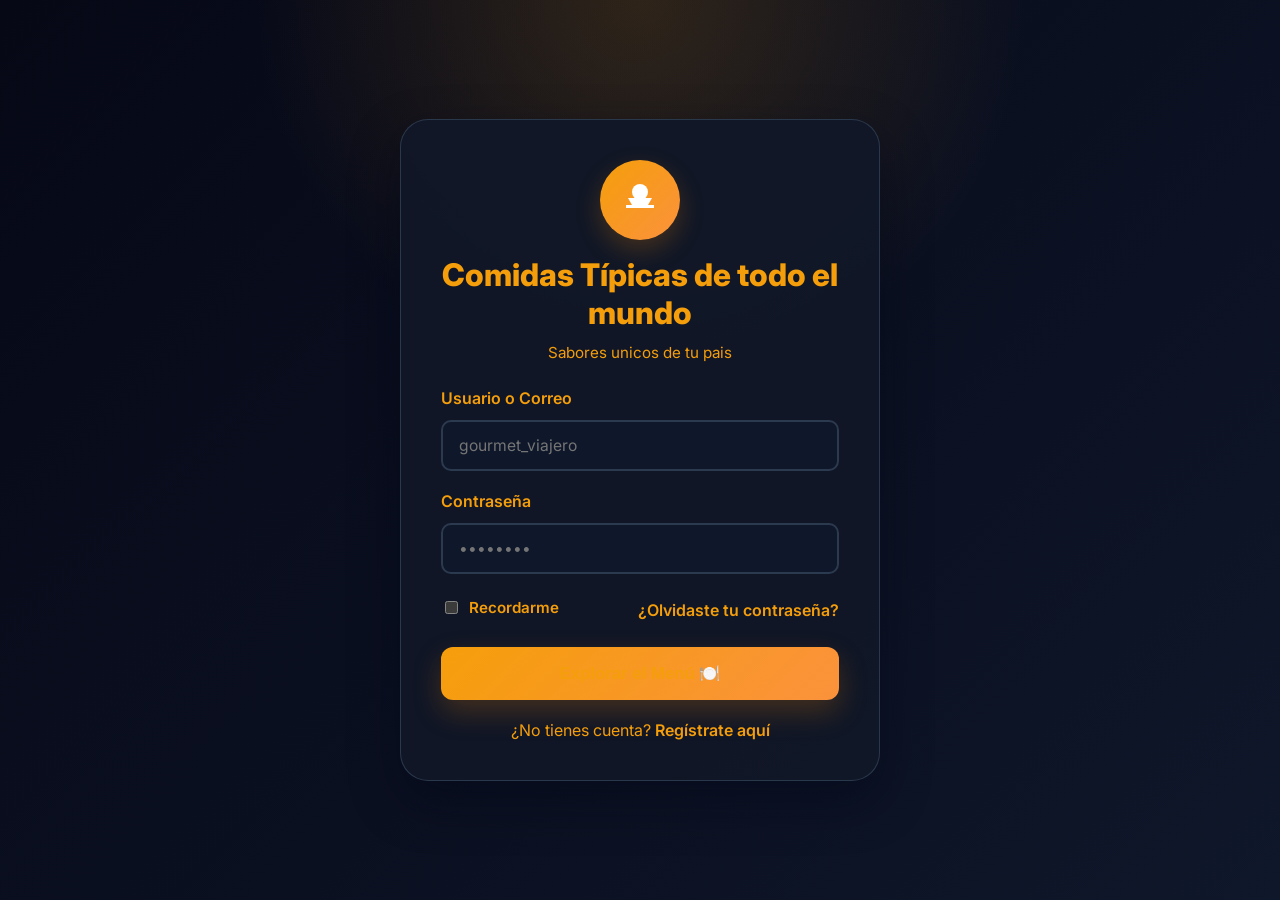
<file: index.html>
<!DOCTYPE html>
<html lang="es">

<head>
  <meta charset="UTF-8" />
  <meta name="viewport" content="width=device-width, initial-scale=1.0" />
  <title>Login - Comidas Típicas</title>
  <link rel="preconnect" href="https://fonts.googleapis.com" />
  <link rel="preconnect" href="https://fonts.gstatic.com" crossorigin />
  <link href="https://fonts.googleapis.com/css2?family=Inter:wght@400;500;600;700;800&display=swap" rel="stylesheet" />
  <link rel="stylesheet" href="styles.css" />
</head>

<body>
  <div class="login-page">
    <div class="login-card">
      <div class="login-brand">
        <div class="brand-icon">
          <svg width="60" height="60" viewBox="0 0 60 60" fill="none" xmlns="http://www.w3.org/2000/svg">
            <circle cx="30" cy="22" r="8" fill="white" />
            <path d="M 18 28 L 22 35 L 38 35 L 42 28 Z" fill="white" />
            <rect x="16" y="35" width="28" height="3" fill="white" />
          </svg>
        </div>
        <h1>Comidas Típicas de todo el mundo</h1>
        <p>Sabores unicos de tu pais</p>
      </div>

      <form class="login-form" onsubmit="irAlMenu(event)">
        <label for="user">Usuario o Correo</label>
        <input id="user" type="text" placeholder="gourmet_viajero" />

        <label for="password">Contraseña</label>
        <input id="password" type="password" placeholder="••••••••" />

        <div class="options-row">
          <label class="checkbox">
            <input type="checkbox" />
            <span>Recordarme</span>
          </label>
          <a href="#">¿Olvidaste tu contraseña?</a>
        </div>

        <button type="submit">Explorar el Menú 🍽️</button>
      </form>

      <p class="signup-text">
        ¿No tienes cuenta?
        <a href="formulario_registro.html">Regístrate aquí</a>
      </p>
    </div>
  </div>

  <script>
    async function irAlMenu(event) {
      event.preventDefault();
      const userVal = document.getElementById('user').value.trim();
      const passVal = document.getElementById('password').value.trim();

      if (!userVal || !passVal) {
        // Permite explorar directo
        window.location.href = 'menu.html';
        return;
      }

      try {
        const response = await fetch('login.php', {
          method: 'POST',
          headers: { 'Content-Type': 'application/json' },
          body: JSON.stringify({ user: userVal, password: passVal })
        });
        const res = await response.json();

        if (res.success) {
          alert('¡Bienvenido ' + res.usuario.nombre + '!');
          window.location.href = 'menu.html';
        } else {
          alert(res.message || 'Usuario o contraseña incorrectos');
        }
      } catch (err) {
        console.error(err);
        window.location.href = 'menu.html';
      }
    }
  </script>
</body>

</html>
</file>
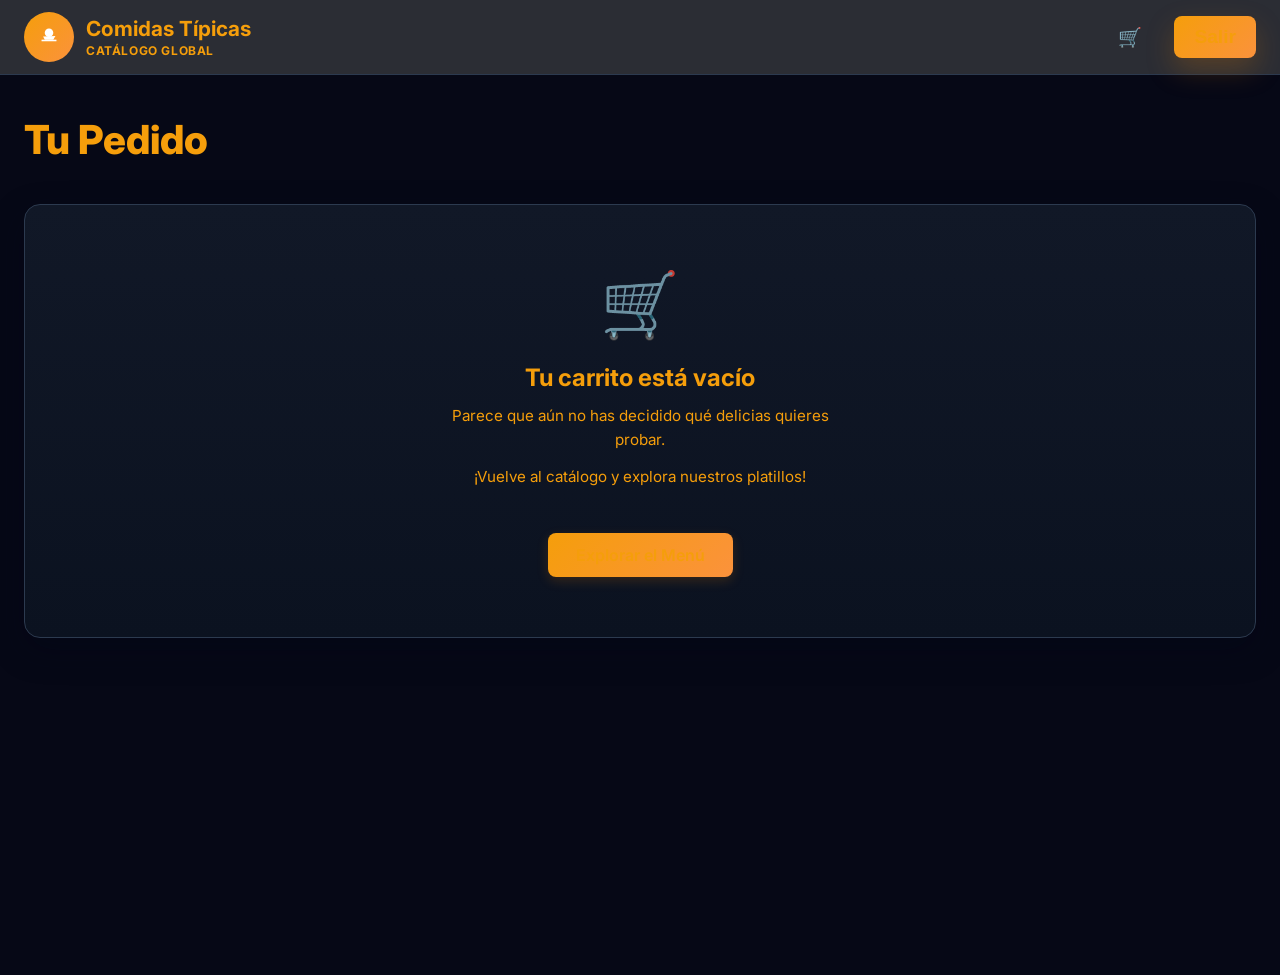
<file: carrito.html>
<!DOCTYPE html>
<html lang="es">
  <head>
    <meta charset="UTF-8" />
    <meta name="viewport" content="width=device-width, initial-scale=1.0" />
    <title>Carrito - Comidas Típicas</title>
    <link rel="preconnect" href="https://fonts.googleapis.com" />
    <link rel="preconnect" href="https://fonts.gstatic.com" crossorigin />
    <link href="https://fonts.googleapis.com/css2?family=Inter:wght@400;500;600;700;800&display=swap" rel="stylesheet" />
    <link rel="stylesheet" href="styles.css" />
  </head>
  <body class="catalog-page">
    <header class="navbar">
      <div class="navbar-content">
        <div class="navbar-brand">
          <div class="brand-logo">
            <svg width="32" height="32" viewBox="0 0 60 60" fill="none" xmlns="http://www.w3.org/2000/svg">
              <circle cx="30" cy="22" r="8" fill="white"/>
              <path d="M 19 29 L 22 35 L 38 35 L 42 28 Z" fill="white"/>
              <rect x="16" y="35" width="28" height="3" fill="white"/>
            </svg>
          </div>
          <div>
            <h2>Comidas Típicas</h2>
            <p>CATÁLOGO GLOBAL</p>
          </div>
        </div>

        <div class="navbar-actions" style="margin-left: auto;">
          <a href="carrito.html" class="cart-btn">🛒</a>
          <button class="logout-btn" onclick="location.href='logout.php'">Salir</button>
        </div>
      </div>
    </header>

    <main class="cart-page">
      <div class="cart-header">
        <h1>Tu Pedido</h1>
      </div>

      <div id="cartContainer" class="cart-container">
        <div class="empty-cart">
          <div class="empty-cart-content">
            <div class="empty-cart-icon">🛒</div>
            <h2>Tu carrito está vacío</h2>
            <p>Parece que aún no has decidido qué delicias quieres probar.</p>
            <p>¡Vuelve al catálogo y explora nuestros platillos!</p>
            <a href="menu.html" class="btn-explore">Explorar el Menú</a>
          </div>
        </div>
      </div>
    </main>

    <script>
      const dishes = [
        { nombre: 'Tacos al Pastor', price: 12.99, image: 'img/rosti.jpg' },
        { nombre: 'Pizza napolitana', price: 15.99, image: 'img/pizza italiana.jpg' },
        { nombre: 'Sushi Premium', price: 19.99, image: 'img/sushi.jpg' },
        { nombre: 'Chuchitos', price: 12.99, image: 'img/Quiche Lorraine.png' },
        { nombre: 'Goulash Tradicional', price: 14.50, image: 'img/Quiche Lorraine.png' }
      ];

      function obtenerImagenProducto(nombre) {
        const producto = dishes.find(item => item.nombre === nombre);
        return producto ? producto.image : 'img/images.jpg';
      }

      function cargarCarrito() {
        let carrito = JSON.parse(localStorage.getItem('carrito')) || [];
        let contenedor = document.getElementById('cartContainer');
        if (carrito.length === 0) {
          contenedor.innerHTML = `
            <div class="empty-cart">
              <div class="empty-cart-content">
                <div class="empty-cart-icon">🛒</div>
                <h2>Tu carrito está vacío</h2>
                <p>Parece que aún no has decidido qué delicias quieres probar.</p>
                <p>¡Vuelve al catálogo y explora nuestros platillos!</p>
                <a href="menu.html" class="btn-explore">Explorar el Menú</a>
              </div>
            </div>
          `;
          return;
        }
        
        // Agrupar items por nombre
        let carritoAgrupado = {};
        carrito.forEach(item => {
          if (!carritoAgrupado[item.nombre]) {
            carritoAgrupado[item.nombre] = { ...item, cantidad: 1 };
          } else {
            carritoAgrupado[item.nombre].cantidad++;
          }
        });
        
        let items = '';
        let subtotal = 0;
        
        Object.values(carritoAgrupado).forEach((item) => {
          let itemTotal = item.precio * item.cantidad;
          subtotal += itemTotal;
          const imagen = obtenerImagenProducto(item.nombre);
          
          items += `
            <div class="cart-item">
              <div class="item-image">
                <img src="${imagen}" alt="${item.nombre}" style="width: 100%; height: 100%; object-fit: cover; border-radius: 12px; display: block;">
              </div>
              <div class="item-details">
                <h3>${item.nombre}</h3>
                <p class="item-origin"> ${item.nombre.includes('Taco') ? 'México' : item.nombre.includes('Pizza') ? 'Italia' : 'Japón'}</p>
                <p class="item-description">Tradicionales ${item.nombre.toLowerCase()} con ingredientes auténticos.</p>
                <div class="item-controls">
                  <button onclick="cambiarCantidad('${item.nombre}', -1)">−</button>
                  <input type="number" value="${item.cantidad}" readonly />
                  <button onclick="cambiarCantidad('${item.nombre}', 1)">+</button>
                </div>
              </div>
              <div class="item-price">\$${item.precio.toFixed(2)}</div>
              <button class="btn-delete" onclick="eliminarDelCarrito('${item.nombre}')">🗑</button>
            </div>
          `;
        });
        
        const impuestos = subtotal * 0.1;
        const envio = 0;
        const total = subtotal + impuestos + envio;
        
        contenedor.innerHTML = `
          <div class="cart-wrapper">
            <div class="cart-items-section">
              ${items}
            </div>
            <div class="cart-summary-section">
              <div class="summary-card">
                <h2>Resumen del Pedido</h2>
                <div class="summary-row">
                  <span>Subtotal (${carrito.length} items)</span>
                  <span>\$${subtotal.toFixed(2)}</span>
                </div>
                <div class="summary-row">
                  <span>Impuestos y tarifas</span>
                  <span>\$${impuestos.toFixed(2)}</span>
                </div>
                <div class="summary-row">
                  <span>Envío</span>
                  <span class="free">¡Gratis!</span>
                </div>
                <div class="summary-row total">
                  <span>Total</span>
                  <span>\$${total.toFixed(2)}</span>
                </div>
                <button class="btn-checkout" onclick="procesarPago()">Proceder al pago 💳</button>
                <p class="guarantee">⭐ Satisfacción garantizada</p>
              </div>
            </div>
          </div>
        `;
      }
      
      function cambiarCantidad(nombre, cantidad) {
        let carrito = JSON.parse(localStorage.getItem('carrito')) || [];
        let index = carrito.findIndex(item => item.nombre === nombre);

        if (index !== -1) {
          if (cantidad > 0) {
            carrito.push({ nombre, precio: carrito[index].precio, producto_id: carrito[index].producto_id, id: Date.now() });
          } else if (cantidad < 0 && carrito.filter(item => item.nombre === nombre).length > 1) {
            carrito.splice(index, 1);
          }
          localStorage.setItem('carrito', JSON.stringify(carrito));
          cargarCarrito();
        }
      }
      
      function eliminarDelCarrito(nombre) {
        let carrito = JSON.parse(localStorage.getItem('carrito')) || [];
        carrito = carrito.filter(item => item.nombre !== nombre);
        localStorage.setItem('carrito', JSON.stringify(carrito));
        cargarCarrito();
      }

      function obtenerItemsAgrupados() {
        let carrito = JSON.parse(localStorage.getItem('carrito')) || [];
        const agrupado = {};
        carrito.forEach(item => {
          const key = item.producto_id ? item.producto_id : item.nombre;
          if (!agrupado[key]) {
            agrupado[key] = { producto_id: item.producto_id || 0, nombre: item.nombre, precio: item.precio, cantidad: 0 };
          }
          agrupado[key].cantidad += 1;
        });
        return Object.values(agrupado);
      }

      async function procesarPago() {
        const carrito = JSON.parse(localStorage.getItem('carrito')) || [];
        if (carrito.length === 0) {
          alert('No hay productos en el carrito. Agrega algo primero.');
          return;
        }

        const items = obtenerItemsAgrupados();
        const subtotal = items.reduce((sum, item) => sum + item.precio * item.cantidad, 0);
        const impuestos = parseFloat((subtotal * 0.1).toFixed(2));
        const total = parseFloat((subtotal + impuestos).toFixed(2));

        try {
          const response = await fetch('guardar_pedido.php', {
            method: 'POST',
            headers: { 'Content-Type': 'application/json' },
            body: JSON.stringify({ items, subtotal, impuestos, total })
          });
          const result = await response.json();

          if (result.success) {
            alert('Tu pedido se guardó correctamente en la base de datos. ID de pedido: ' + result.pedido_id);
            localStorage.setItem('carrito', JSON.stringify([]));
            cargarCarrito();
          } else {
            alert(result.message || 'Error al procesar el pedido.');
          }
        } catch (error) {
          console.error(error);
          alert('Error al conectar con el servidor. Intenta de nuevo más tarde.');
        }
      }
      cargarCarrito();
    </script>
  </body>
</html>
</file>
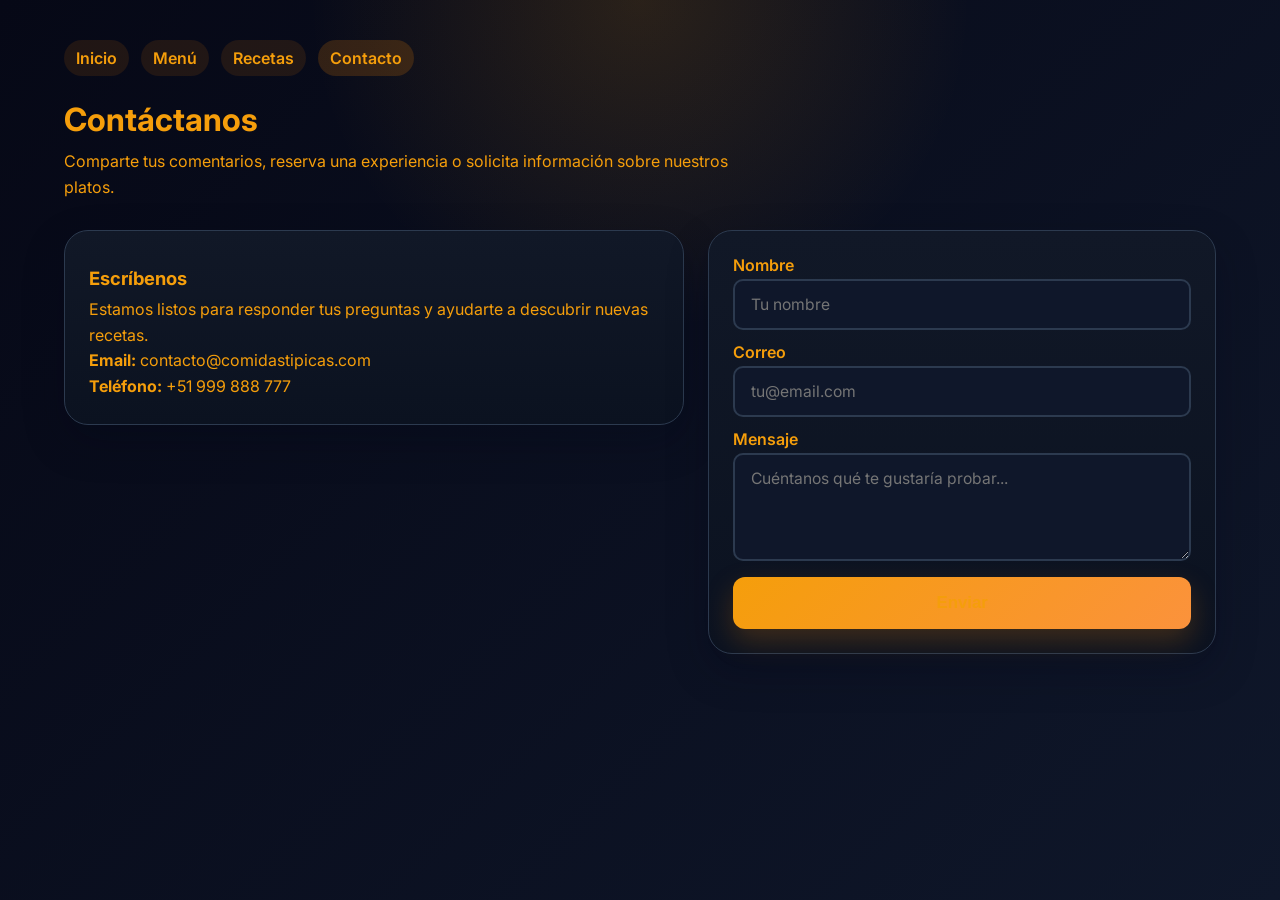
<file: contacto.html>
<!DOCTYPE html>
<html lang="es">
  <head>
    <meta charset="UTF-8" />
    <meta name="viewport" content="width=device-width, initial-scale=1.0" />
    <title>Contacto - Comidas Típicas</title>
    <link rel="preconnect" href="https://fonts.googleapis.com" />
    <link rel="preconnect" href="https://fonts.gstatic.com" crossorigin />
    <link href="https://fonts.googleapis.com/css2?family=Inter:wght@400;500;600;700;800&display=swap" rel="stylesheet" />
    <link rel="stylesheet" href="styles.css" />
  </head>
  <body>
    <main class="page">
      <nav class="top-nav" style="margin-bottom: 24px;">
        <a href="index.html">Inicio</a>
        <a href="menu.html">Menú</a>
        <a href="recetas.html">Recetas</a>
        <a href="contacto.html" class="active">Contacto</a>
      </nav>

      <section class="page-intro">
        <h2>Contáctanos</h2>
        <p>Comparte tus comentarios, reserva una experiencia o solicita información sobre nuestros platos.</p>
      </section>

      <section class="contact-card">
        <article class="card">
          <h3>Escríbenos</h3>
          <p>Estamos listos para responder tus preguntas y ayudarte a descubrir nuevas recetas.</p>
          <p><strong>Email:</strong> contacto@comidastipicas.com</p>
          <p><strong>Teléfono:</strong> +51 999 888 777</p>
        </article>

        <article class="card">
          <form>
            <label for="name">Nombre</label>
            <input id="name" type="text" placeholder="Tu nombre" />

            <label for="email">Correo</label>
            <input id="email" type="text" placeholder="tu@email.com" />

            <label for="message">Mensaje</label>
            <textarea id="message" rows="4" placeholder="Cuéntanos qué te gustaría probar..."></textarea>

            <button type="submit">Enviar</button>
          </form>
        </article>
      </section>
    </main>
  </body>
</html>
</file>
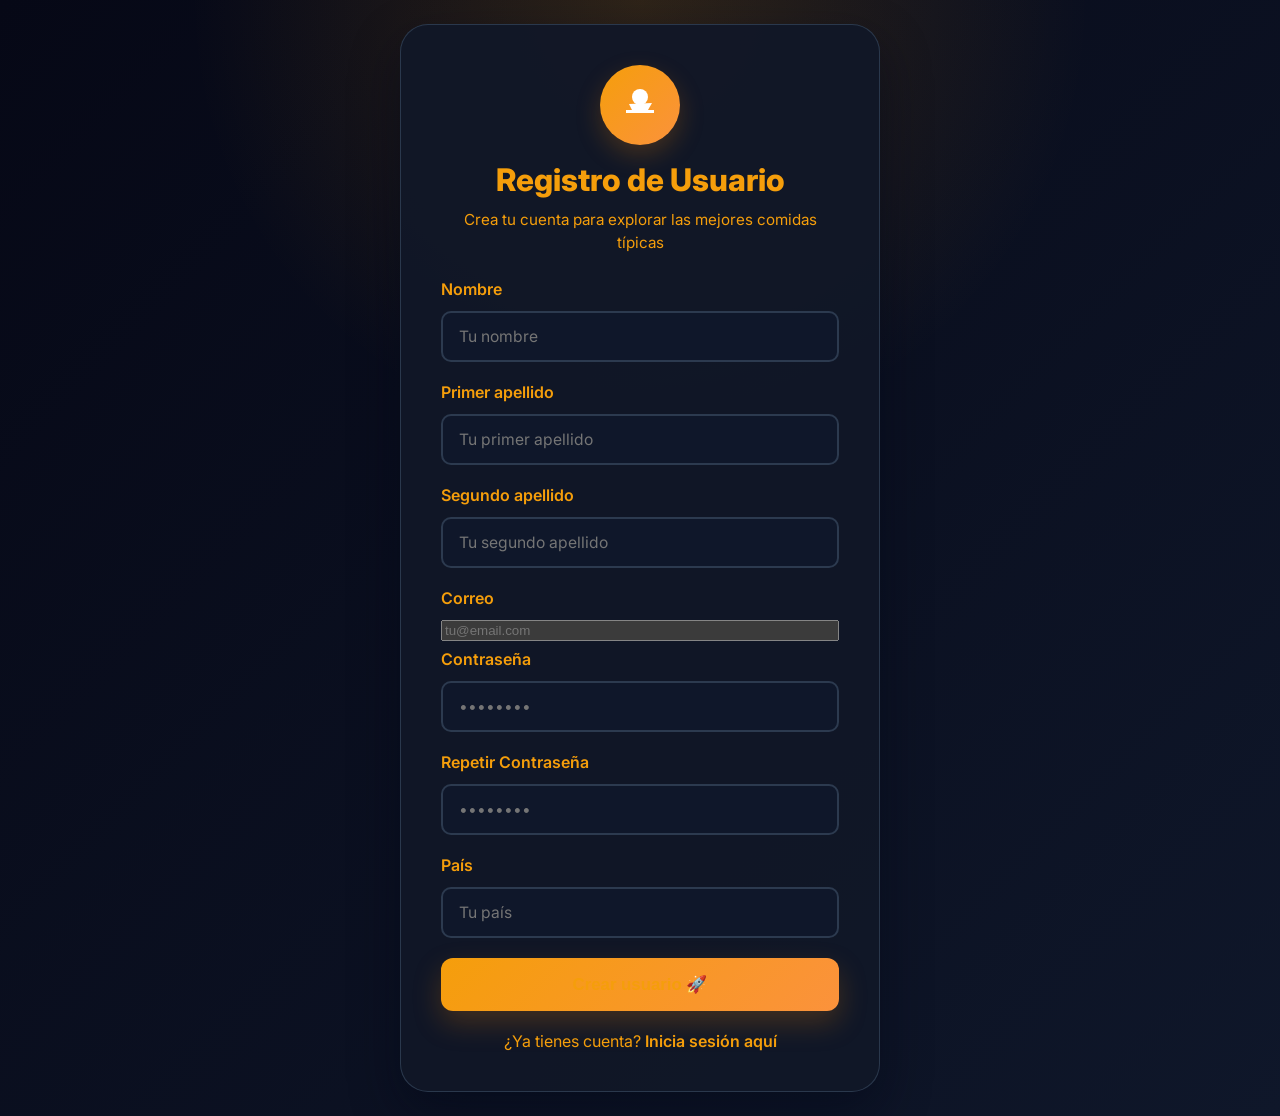
<file: formulario_registro.html>
<!DOCTYPE html>
<html lang="es">
<head>
    <meta charset="UTF-8" />
    <meta name="viewport" content="width=device-width, initial-scale=1.0" />
    <title>Registro - Comidas Típicas</title>
    <link rel="preconnect" href="https://fonts.googleapis.com" />
    <link rel="preconnect" href="https://fonts.gstatic.com" crossorigin />
    <link href="https://fonts.googleapis.com/css2?family=Inter:wght@400;500;600;700;800&display=swap" rel="stylesheet" />
    <link rel="stylesheet" href="styles.css" />
</head>
<body>
    <div class="login-page">
        <div class="login-card">
            <div class="login-brand">
                <div class="brand-icon">
                    <svg width="60" height="60" viewBox="0 0 60 60" fill="none" xmlns="http://www.w3.org/2000/svg">
                        <circle cx="30" cy="22" r="8" fill="white"/>
                        <path d="M 19 29 L 22 35 L 38 35 L 42 28 Z" fill="white"/>
                        <rect x="16" y="35" width="28" height="3" fill="white"/>
                    </svg>
                </div>
                <h1>Registro de Usuario</h1>
                <p>Crea tu cuenta para explorar las mejores comidas típicas</p>
            </div>

            <form class="login-form" onsubmit="registrarUsuario(event)">
                <label for="name">Nombre</label>
                <input id="name" type="text" placeholder="Tu nombre" required />

                <label for="apellido">Primer apellido</label>
                <input id="apellido" type="text" placeholder="Tu primer apellido" required />

                <label for="apellido2">Segundo apellido</label>
                <input id="apellido2" type="text" placeholder="Tu segundo apellido" />

                <label for="email">Correo</label>
                <input id="email" type="email" placeholder="tu@email.com" required />

                <label for="pass1">Contraseña</label>
                <input id="pass1" type="password" placeholder="••••••••" required />

                <label for="pass2">Repetir Contraseña</label>
                <input id="pass2" type="password" placeholder="••••••••" required />

                <label for="pais">País</label>
                <input id="pais" type="text" placeholder="Tu país" required />

                <button type="submit">Crear usuario 🚀</button>
            </form>

            <p class="signup-text">
                ¿Ya tienes cuenta?
                <a href="index.html">Inicia sesión aquí</a>
            </p>
        </div>
    </div>

    <script>
        async function registrarUsuario(event) {
            event.preventDefault();
            const pass1 = document.getElementById('pass1').value;
            const pass2 = document.getElementById('pass2').value;

            if (pass1 !== pass2) {
                alert('Las contraseñas no coinciden. Por favor verifícalas.');
                return;
            }

            const payload = {
                nombre: document.getElementById('name').value,
                primer_apellido: document.getElementById('apellido').value,
                segundo_apellido: document.getElementById('apellido2').value,
                correo: document.getElementById('email').value,
                password: pass1,
                pais: document.getElementById('pais').value
            };

            try {
                const response = await fetch('registro.php', {
                    method: 'POST',
                    headers: { 'Content-Type': 'application/json' },
                    body: JSON.stringify(payload)
                });
                const res = await response.json();

                if (res.success) {
                    alert('¡Usuario registrado con éxito en la base de datos!');
                    window.location.href = 'menu.html';
                } else {
                    alert(res.message || 'Error al registrar usuario');
                }
            } catch (err) {
                console.error(err);
                alert('Ocurrió un error al procesar la solicitud.');
            }
        }
    </script>
</body>
</html>
</file>
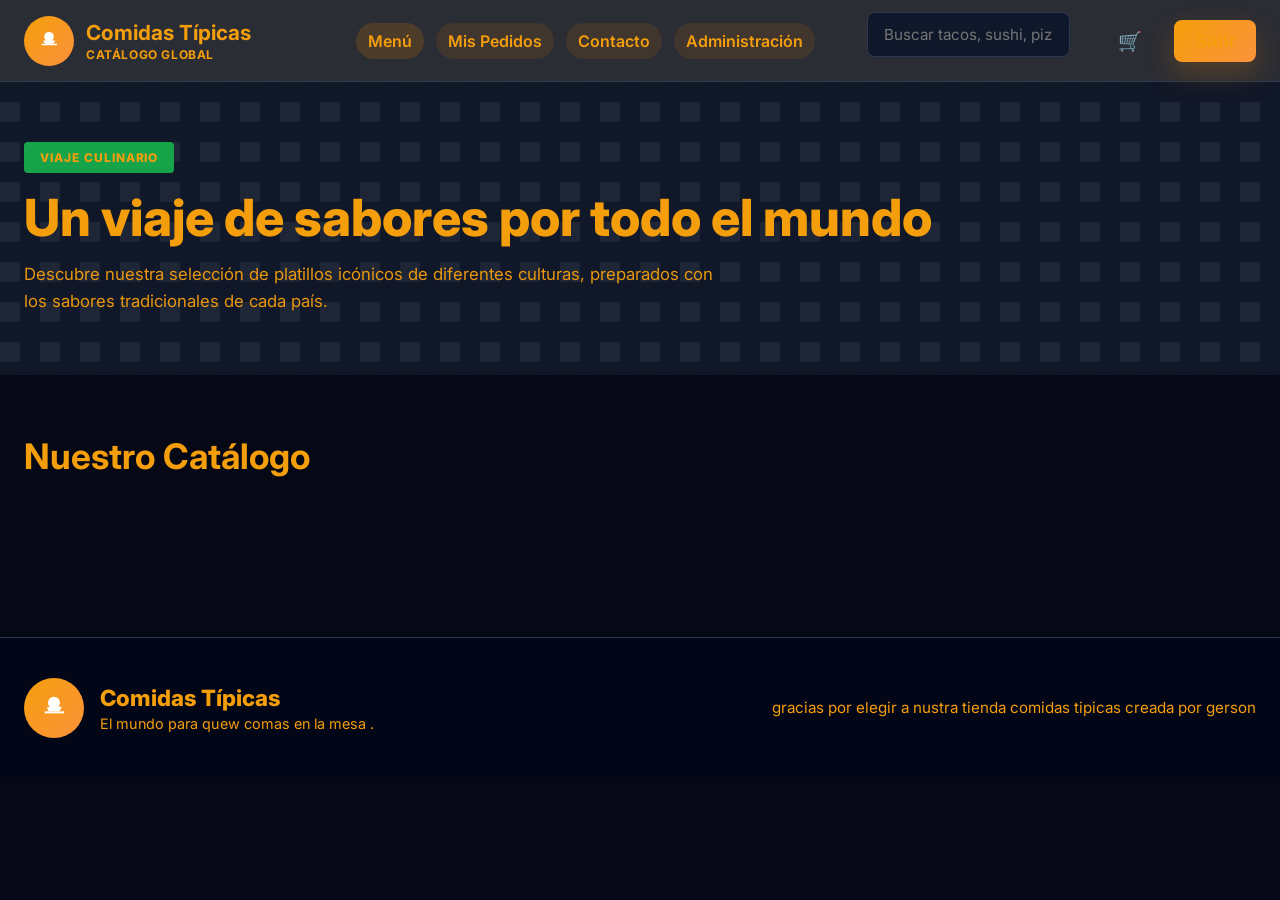
<file: menu.html>
<!DOCTYPE html>
<html lang="es">
  <head>
    <meta charset="UTF-8" />
    <meta name="viewport" content="width=device-width, initial-scale=1.0" />
    <title>Menú - Comidas Típicas</title>
    <link rel="preconnect" href="https://fonts.googleapis.com" />
    <link rel="preconnect" href="https://fonts.gstatic.com" crossorigin />
    <link href="https://fonts.googleapis.com/css2?family=Inter:wght@400;500;600;700;800&display=swap" rel="stylesheet" />
    <link rel="stylesheet" href="styles.css" />
  </head>
  <body class="catalog-page">
    <header class="navbar">
      <div class="navbar-content">
        <div class="navbar-brand">
          <div class="brand-logo">
            <svg width="32" height="32" viewBox="0 0 60 60" fill="none" xmlns="http://www.w3.org/2000/svg">
              <circle cx="30" cy="22" r="9" fill="white"/>
              <path d="M 19 29 L 22 35 L 38 35 L 42 29 Z" fill="white"/>
              <rect x="16" y="35" width="29" height="3" fill="white"/>
            </svg>
          </div>
          <div>
            <h2>Comidas Típicas</h2>
            <p>CATÁLOGO GLOBAL</p>
          </div>
        </div>

        <nav class="top-nav" style="margin: 0 20px;">
          <a href="menu.html" class="active">Menú</a>
          <a href="pedidos.php">Mis Pedidos</a>
          <a href="contacto.php">Contacto</a>
          <a href="admin.php">Administración</a>
        </nav>

        <div class="search-box">
          <input type="text" id="searchInput" placeholder="Buscar tacos, sushi, pizza..." oninput="filtrarProductos()" />
        </div>

        <div class="navbar-actions">
          <a href="carrito.html" class="cart-btn">🛒</a>
          <button class="logout-btn" onclick="location.href='logout.php'">Salir</button>
        </div>
      </div>
    </header>

    <section class="hero">
      <div class="hero-content">
        <span class="hero-badge">VIAJE CULINARIO</span>
        <h1>Un viaje de sabores por todo el mundo</h1>
        <p>Descubre nuestra selección de platillos icónicos de diferentes culturas, preparados con los sabores tradicionales de cada país.</p>
      </div>
    </section>

    <main class="catalog">
      <h2 class="catalog-title">Nuestro Catálogo</h2>

      <div class="dishes-grid" id="dishesGrid">
        <!-- Los productos se cargarán dinámicamente desde la base de datos -->
      </div>
    </main>

    <script>
      let todosLosProductos = [];

      async function cargarProductos() {
        try {
          const response = await fetch('obtener_productos.php');
          const data = await response.json();
          if (data.success && data.productos) {
            todosLosProductos = data.productos;
            mostrarProductos(todosLosProductos);
          }
        } catch (e) {
          console.error('Error al cargar productos de la BD:', e);
        }
      }

      function mostrarProductos(lista) {
        const grid = document.getElementById('dishesGrid');
        if (!lista || lista.length === 0) {
          grid.innerHTML = '<p style="grid-column: 1/-1; text-align: center; color: var(--muted);">No se encontraron platillos.</p>';
          return;
        }

        const gradientes = [
          'linear-gradient(135deg, #1e3c72 0%, #2a5298 100%)',
          'linear-gradient(135deg, #ff6b35 0%, #f7931e 100%)',
          'linear-gradient(135deg, #1a1a2e 0%, #16213e 100%)',
          'linear-gradient(135deg, #11998e 0%, #38ef7d 100%)',
          'linear-gradient(135deg, #833ab4 0%, #fd1d1d 100%)'
        ];

        let html = '';
        lista.forEach((p, idx) => {
          const bg = gradientes[idx % gradientes.length];
          const desc = p.descripcion || 'Especialidad gastronómica tradicional.';
          const origen = p.origen || 'Internacional';
          const rating = p.rating || '4.8';
          const precio = parseFloat(p.precio).toFixed(2);
          const imagen = p.imagen ? p.imagen : obtenerImagenProducto(p.nombre);

          html += `
            <article class="dish-card">
              <div class="dish-image" style="background: ${bg}; overflow: hidden;">
                <img src="${imagen}" alt="${escapeHtml(p.nombre)}" style="width: 100%; height: 100%; object-fit: cover; display: block;">
              </div>
              <div class="dish-info">
                <div class="dish-header">
                  <span class="dish-location">${escapeHtml(origen)}</span>
                  <span class="dish-rating">⭐ ${rating}</span>
                </div>
                <h3>${escapeHtml(p.nombre)}</h3>
                <p>${escapeHtml(desc)}</p>
                <div class="dish-footer">
                  <span class="dish-price">${precio}</span>
                  <button class="btn-add-cart" onclick="agregarAlCarrito(${p.id}, '${escapeJs(p.nombre)}', ${p.precio})">Agregar</button>
                </div>
              </div>
            </article>
          `;
        });
        grid.innerHTML = html;
      }

      function filtrarProductos() {
        const query = document.getElementById('searchInput').value.toLowerCase();
        const filtrados = todosLosProductos.filter(p =>
          p.nombre.toLowerCase().includes(query) ||
          (p.origen && p.origen.toLowerCase().includes(query)) ||
          (p.descripcion && p.descripcion.toLowerCase().includes(query))
        );
        mostrarProductos(filtrados);
      }

      function escapeHtml(str) {
        return String(str).replace(/&/g, '&amp;').replace(/</g, '&lt;').replace(/>/g, '&gt;').replace(/"/g, '&quot;');
      }

      function escapeJs(str) {
        return String(str).replace(/'/g, "\\'");
      }

      function obtenerImagenProducto(nombre) {
        const productosConImagen = [
          { nombre: 'Chuchitos', imagen: 'img/Quiche Lorraine.png' },
          { nombre: 'Pizza napolitana', imagen: 'img/pizza italiana.jpg' },
          { nombre: 'Sushi Premium', imagen: 'img/sushi.jpg' },
          { nombre: 'Tacos al Pastor', imagen: 'img/rosti.jpg' },
          { nombre: 'Goulash Tradicional', imagen: 'img/Quiche Lorraine.png' }
        ];

        const producto = productosConImagen.find(item => item.nombre === nombre);
        return producto ? producto.imagen : 'img/Quiche Lorraine.png';
      }

      function agregarAlCarrito(producto_id, nombre, precio) {
        let carrito = JSON.parse(localStorage.getItem('carrito')) || [];
        carrito.push({ producto_id, nombre, precio: parseFloat(precio), id: Date.now() });
        localStorage.setItem('carrito', JSON.stringify(carrito));
        alert('¡' + nombre + ' agregado al carrito!');
      }

      document.addEventListener('DOMContentLoaded', cargarProductos);
    </script>

    <footer class="footer">
      <div class="footer-content">
        <div class="footer-brand">
          <div class="footer-logo">
            <svg width="40" height="40" viewBox="0 0 60 60" fill="none" xmlns="http://www.w3.org/2000/svg">
              <circle cx="30" cy="22" r="9" fill="white"/>
              <path d="M 19 29 L 22 35 L 38 35 L 42 28 Z" fill="white"/>
              <rect x="16" y="35" width="29" height="3" fill="white"/>
            </svg>
          </div>
          <div>
            <h3>Comidas Típicas</h3>
            <p>El mundo para quew comas en la mesa .</p>
          </div>
        </div>
        <div class="footer-message">
          <p>gracias por elegir a nustra tienda comidas tipicas creada por gerson  </p>
        </div>
      </div>
    </footer>
  </body>
</html>
</file>
<file: styles.css>
:root {
  color-scheme: dark;
  --bg: #060816;
  --card: #111827;
  --accent: #f59e0b;
  --accent-dark: #fb923c;
  --text: #b96f0d;
  --muted: #94a3b8;
  --border: #2c3a4f;
}

* {
  box-sizing: border-box;
}

body {
  margin: 0;
  min-height: 100vh;
  font-family: "Inter", sans-serif;
  background: radial-gradient(circle at top, rgba(245, 158, 11, 0.14), transparent 30%), linear-gradient(135deg, #060816 0%, #0f172a 100%);
  color: var(--text);
}

/* LOGIN PAGE STYLES */
.login-page {
  min-height: 100vh;
  display: grid;
  place-items: center;
  padding: 24px;
  background: radial-gradient(circle at top, rgba(245, 158, 11, 0.16), transparent 35%), linear-gradient(135deg, #060816 0%, #0f172a 100%);
}

.login-card {
  width: min(100%, 480px);
  padding: 40px;
  border-radius: 28px;
  background: rgba(17, 24, 39, 0.95);
  box-shadow: 0 20px 50px rgba(2, 6, 23, 0.45);
  border: 1px solid rgba(44, 58, 79, 0.95);
}

.login-brand {
  text-align: center;
  margin-bottom: 24px;
}

.brand-icon {
  width: 80px;
  height: 80px;
  margin: 0 auto 16px;
  display: grid;
  place-items: center;
  border-radius: 50%;
  background: linear-gradient(135deg, var(--accent), var(--accent-dark));
  font-size: 2.2rem;
  box-shadow: 0 10px 25px rgba(217, 119, 6, 0.25);
}

.login-brand h1 {
  margin: 0 0 10px;
  font-size: 1.95rem;
  font-weight: 800;
  color: var(--accent-dark);
}

.login-brand p {
  margin: 0;
  color: var(--muted);
  line-height: 1.5;
  font-size: 0.95rem;
}

.login-form {
  display: flex;
  flex-direction: column;
  gap: 8px;
}

label {
  display: block;
  margin-bottom: 4px;
  font-weight: 600;
  color: var(--text);
}

input[type="text"],
input[type="password"] {
  width: 100%;
  padding: 14px 16px;
  margin-bottom: 12px;
  border: 2px solid var(--border);
  border-radius: 10px;
  font-size: 0.98rem;
  background: #0f172a;
  color: var(--text);
  outline: none;
  font-family: inherit;
  transition: border-color 200ms ease;
}

input:focus {
  border-color: var(--accent);
  box-shadow: 0 0 0 3px rgba(217, 119, 6, 0.14);
}

.options-row {
  display: flex;
  justify-content: space-between;
  align-items: center;
  gap: 12px;
  margin: 4px 0 18px;
}

.checkbox {
  display: flex;
  align-items: center;
  gap: 8px;
  font-size: 0.95rem;
  color: var(--muted);
}

.options-row a,
.signup-text a {
  color: var(--accent-dark);
  text-decoration: none;
  font-weight: 600;
}

button {
  width: 100%;
  border: none;
  border-radius: 12px;
  padding: 16px 18px;
  font-size: 1.05rem;
  font-weight: 700;
  color: white;
  background: linear-gradient(135deg, var(--accent) 0%, var(--accent-dark) 100%);
  cursor: pointer;
  transition: transform 180ms ease, box-shadow 180ms ease, opacity 180ms ease;
  box-shadow: 0 12px 28px rgba(217, 119, 6, 0.25);
}

button:hover {
  transform: translateY(-2px);
  box-shadow: 0 14px 32px rgba(217, 119, 6, 0.3);
}

.signup-text {
  margin: 20px 0 0;
  text-align: center;
  color: var(--muted);
}

/* CATALOG PAGE STYLES */
.catalog-page {
  background: var(--bg);
}

.navbar {
  background: rgba(46, 48, 54, 0.95);
  border-bottom: 1px solid var(--border);
  padding: 12px 24px;
  position: sticky;
  top: 0;
  z-index: 100;
  backdrop-filter: blur(12px);
}

.navbar-content {
  max-width: 1400px;
  margin: 0 auto;
  display: flex;
  align-items: center;
  justify-content: space-between;
  gap: 32px;
}

.navbar-brand {
  display: flex;
  align-items: center;
  gap: 12px;
  min-width: 280px;
}

.brand-logo {
  width: 50px;
  height: 50px;
  border-radius: 50%;
  background: linear-gradient(135deg, var(--accent), var(--accent-dark));
  display: grid;
  place-items: center;
  flex-shrink: 0;
}

.navbar-brand h2 {
  margin: 0;
  font-size: 1.3rem;
  color: var(--accent-dark);
}

.navbar-brand p {
  margin: 2px 0 0;
  font-size: 0.75rem;
  color: var(--muted);
  letter-spacing: 0.05em;
  font-weight: 700;
}

.search-box {
  flex: 1;
  max-width: 500px;
}

.search-box input {
  width: 100%;
  padding: 12px 16px;
  border: 1px solid var(--border);
  border-radius: 8px;
  background: #0f172a;
  font-size: 0.95rem;
  color: var(--text);
  outline: none;
}

.search-box input:focus {
  border-color: var(--accent);
  box-shadow: 0 0 0 3px rgba(217, 119, 6, 0.14);
}

.navbar-actions {
  display: flex;
  gap: 16px;
  align-items: center;
}

.cart-btn,
.logout-btn {
  padding: 10px 16px;
  border: none;
  background: none;
  cursor: pointer;
  font-size: 1.2rem;
  color: var(--text);
  text-decoration: none;
  display: flex;
  align-items: center;
  gap: 8px;
}

.logout-btn {
  background: linear-gradient(135deg, var(--accent), var(--accent-dark));
  color: white;
  border-radius: 8px;
  font-weight: 600;
  padding: 10px 20px;
}

.logout-btn:hover {
  opacity: 0.9;
}

.hero {
  background: linear-gradient(135deg, #111827 0%, #0f172a 100%);
  background-image:
  linear-gradient(45deg, rgba(255, 255, 255, 0.03) 25%, transparent 25%),
    linear-gradient(-45deg, rgba(255, 255, 255, 0.03) 25%, transparent 25%),
    linear-gradient(45deg, transparent 75%, rgba(255, 255, 255, 0.03) 75%),
    linear-gradient(-45deg, transparent 75%, rgba(255, 255, 255, 0.03) 75%),
    linear-gradient(135deg, #111827 0%, #0f172a 100%);
  background-size: 40px 40px;
  background-position: 0 0, 20px 0, 20px -20px, 0px -20px, 0 0;
  padding: 60px 24px;
  color: white;
}

.hero-content {
  max-width: 1400px;
  margin: 0 auto;
}

.hero-badge {
  display: inline-block;
  background: #16a34a;
  padding: 8px 16px;
  border-radius: 4px;
  font-size: 0.75rem;
  font-weight: 800;
  letter-spacing: 0.08em;
  margin-bottom: 16px;
}

.hero-content h1 {
  margin: 0 0 16px;
  font-size: clamp(2rem, 5vw, 3.2rem);
  line-height: 1.1;
  font-weight: 800;
}

.hero-content p {
  margin: 0;
  font-size: 1.05rem;
  line-height: 1.6;
  max-width: 700px;
  opacity: 0.95;
}

.catalog {
  max-width: 1400px;
  margin: 0 auto;
  padding: 60px 24px;
}

.catalog-title {
  margin: 0 0 40px;
  font-size: 2.2rem;
  color: var(--text);
}

.dishes-grid {
  display: grid;
  grid-template-columns: repeat(auto-fit, minmax(320px, 1fr));
  gap: 28px;
}

.dish-card {
  background: linear-gradient(180deg, #111827 0%, #0b1220 100%);
  border: 1px solid var(--border);
  border-radius: 16px;
  overflow: hidden;
  box-shadow: 0 10px 30px rgba(2, 6, 23, 0.35);
  transition: transform 200ms ease, box-shadow 200ms ease;
}

.dish-card:hover {
  transform: translateY(-4px);
  box-shadow: 0 16px 40px rgba(2, 6, 23, 0.45);
}

.dish-image {
  width: 100%;
  aspect-ratio: 16 / 9;
  background: linear-gradient(135deg, #ccc, #ddd);
  overflow: hidden;
  position: relative;
}

.dish-image img {
  width: 100%;
  height: 100%;
  object-fit: cover;
}

.dish-info {
  padding: 20px;
}

.dish-header {
  display: flex;
  justify-content: space-between;
  align-items: center;
  margin-bottom: 12px;
  gap: 12px;
}

.dish-location {
  background: rgba(217, 119, 6, 0.12);
  padding: 6px 12px;
  border-radius: 6px;
  font-size: 0.85rem;
  color: var(--accent-dark);
  font-weight: 600;
}

.dish-rating {
  font-weight: 700;
  color: var(--muted);
  font-size: 0.9rem;
}

.dish-info h3 {
  margin: 0 0 8px;
  font-size: 1.15rem;
  color: var(--text);
}

.dish-info p {
  margin: 0;
  color: var(--muted);
  font-size: 0.9rem;
  line-height: 1.5;
}

/* PAGE STYLES */
.page {
  max-width: 1200px;
  margin: 0 auto;
  padding: 40px 24px 80px;
}

.top-nav {
  display: flex;
  flex-wrap: wrap;
  gap: 12px;
  margin-bottom: 24px;
}

/* Forzar color anaranjado en todo el texto */
/* Esto aplica a todas las letras; usa !important para sobreescribir estilos locales */
body, body * {
  color: var(--accent) !important;
}

.top-nav a {
  text-decoration: none;
  color: var(--text);
  padding: 8px 12px;
  border-radius: 999px;
  background: rgba(217, 119, 6, 0.12);
  font-weight: 600;
}

.top-nav a.active,
.top-nav a:hover {
  background: rgba(217, 119, 6, 0.2);
}

.page-intro {
  margin-bottom: 30px;
}

.page-intro h2 {
  margin: 0 0 10px;
  font-size: 2rem;
}

.page-intro p {
  margin: 0;
  color: var(--muted);
  max-width: 680px;
  line-height: 1.6;
}

.card-grid {
  display: grid;
  grid-template-columns: repeat(3, minmax(0, 1fr));
  gap: 20px;
}

.card {
  background: linear-gradient(180deg, #111827 0%, #0b1220 100%);
  border: 1px solid var(--border);
  border-radius: 24px;
  padding: 24px;
  box-shadow: 0 16px 40px rgba(2, 6, 23, 0.25);
}

.card .emoji {
  font-size: 2rem;
}

.card h3 {
  margin: 12px 0 8px;
  font-size: 1.15rem;
}

.card p {
  margin: 0;
  color: var(--muted);
  line-height: 1.6;
}

.contact-card {
  display: grid;
  grid-template-columns: 1.1fr 0.9fr;
  gap: 24px;
  align-items: start;
}

textarea {
  width: 100%;
  padding: 14px 16px;
  margin-bottom: 12px;
  border: 2px solid var(--border);
  border-radius: 10px;
  font-size: 0.98rem;
  background: #0f172a;
  color: var(--text);
  outline: none;
  font-family: inherit;
  resize: vertical;
}

textarea:focus {
  border-color: var(--accent);
  box-shadow: 0 0 0 3px rgba(217, 119, 6, 0.14);
}

@media (max-width: 1024px) {
  .navbar-content {
    gap: 16px;
  }

  .search-box {
    min-width: 200px;
  }

  .dishes-grid {
    grid-template-columns: repeat(auto-fit, minmax(280px, 1fr));
  }
}

@media (max-width: 768px) {
  .navbar-content {
    flex-wrap: wrap;
  }

  .search-box {
    order: 3;
    flex-basis: 100%;
    min-width: auto;
  }

  .navbar-actions {
    order: 2;
  }

  .hero {
    padding: 40px 24px;
  }

  .hero-content h1 {
    font-size: 1.8rem;
  }

  .catalog {
    padding: 40px 24px;
  }

  .dishes-grid {
    grid-template-columns: 1fr;
  }

  .card-grid {
    grid-template-columns: 1fr;
  }

  .contact-card {
    grid-template-columns: 1fr;
  }
}

@media (max-width: 540px) {
  .login-card {
    padding: 24px;
  }

  .options-row {
    flex-direction: column;
    align-items: flex-start;
  }

  .navbar-brand {
    min-width: auto;
  }

  .logout-btn {
    padding: 8px 14px;
    font-size: 0.9rem;
  }
}

/* FOOTER STYLES */
.footer {
  background: #020617;
  color: white;
  padding: 40px 24px;
  margin-top: 60px;
  border-top: 1px solid var(--border);
}

.footer-content {
  max-width: 1400px;
  margin: 0 auto;
  display: grid;
  grid-template-columns: 1fr 1.5fr;
  gap: 40px;
  align-items: center;
}

.footer-brand {
  display: flex;
  align-items: center;
  gap: 16px;
}

.footer-logo {
  width: 60px;
  height: 60px;
  border-radius: 50%;
  background: linear-gradient(135deg, var(--accent), var(--accent-dark));
  display: grid;
  place-items: center;
  flex-shrink: 0;
}

.footer-brand h3 {
  margin: 0;
  font-size: 1.4rem;
  font-weight: 800;
}

.footer-brand p {
  margin: 4px 0 0;
  font-size: 0.9rem;
  color: rgba(255, 255, 255, 0.8);
}

.footer-message {
  text-align: right;
}

.footer-message p {
  margin: 0;
  font-size: 0.95rem;
  line-height: 1.6;
  color: rgba(255, 255, 255, 0.85);
}

@media (max-width: 768px) {
  .footer-content {
    grid-template-columns: 1fr;
    gap: 24px;
  }

  .footer-message {
    text-align: left;
  }
}

/* CART PAGE STYLES */
.cart-page {
  max-width: 1400px;
  margin: 0 auto;
  padding: 40px 24px 80px;
}

.cart-header {
  margin-bottom: 40px;
}

.back-link {
  display: inline-block;
  color: var(--accent-dark);
  text-decoration: none;
  font-weight: 600;
  margin-bottom: 20px;
  transition: opacity 200ms ease;
}

.back-link:hover {
  opacity: 0.7;
}

.cart-header h1 {
  margin: 0;
  font-size: 2.2rem;
  color: var(--text);
}

.empty-cart {
  background: linear-gradient(180deg, #111827 0%, #0b1220 100%);
  border: 1px solid var(--border);
  border-radius: 20px;
  padding: 60px 40px;
  text-align: center;
  min-height: 400px;
  display: flex;
  align-items: center;
  justify-content: center;
}

.empty-cart-content {
  max-width: 500px;
}

.empty-cart-icon {
  font-size: 4rem;
  margin-bottom: 24px;
  opacity: 0.8;
}

.empty-cart h2 {
  margin: 0 0 16px;
  font-size: 1.8rem;
  color: var(--text);
}

.empty-cart p {
  margin: 0 0 12px;
  color: var(--muted);
  font-size: 0.95rem;
  line-height: 1.6;
}

.empty-cart p:last-of-type {
  margin-bottom: 24px;
}

.btn-explore {
  display: inline-block;
  background: linear-gradient(135deg, var(--accent) 0%, var(--accent-dark) 100%);
  color: rgb(180, 42, 42);
  padding: 14px 32px;
  border-radius: 8px;
  text-decoration: none;
  font-weight: 700;
  transition: transform 200ms ease, box-shadow 200ms ease;
  box-shadow: 0 10px 24px rgba(217, 119, 6, 0.2);
}

.btn-explore:hover {
  transform: translateY(-2px);
  box-shadow: 0 12px 32px rgba(217, 119, 6, 0.3);
}

@media (max-width: 768px) {
  .cart-page {
    padding: 24px 16px 60px;
  }

  .empty-cart {
    padding: 40px 24px;
    min-height: 300px;
  }

  .empty-cart-icon {
    font-size: 3rem;
  }

  .cart-header h1 {
    font-size: 1.6rem;
  }
}

/* DISH PRICE AND BUTTON */
.dish-footer {
  display: flex;
  justify-content: space-between;
  align-items: center;
  margin-top: 16px;
  padding-top: 16px;
  border-top: 1px solid var(--border);
}

.dish-price {
  font-size: 1.2rem;
  font-weight: 700;
  color: var(--accent-dark);
}

.btn-add-cart {
  background: linear-gradient(135deg, var(--accent) 0%, var(--accent-dark) 100%);
  color: rgb(100, 17, 17);
  border: none;
  padding: 8px 16px;
  border-radius: 6px;
  font-weight: 600;
  font-size: 0.9rem;
  cursor: pointer;
  transition: transform 200ms ease, box-shadow 200ms ease;
  box-shadow: 0 4px 12px rgba(217, 119, 6, 0.2);
}

.btn-add-cart:hover {
  transform: translateY(-1px);
  box-shadow: 0 6px 16px rgba(217, 119, 6, 0.3);
}

/* CART PAGE */
.cart-page {
  max-width: 1400px;
  margin: 0 auto;
  padding: 40px 24px;
  min-height: 100vh;
}

.cart-header {
  margin-bottom: 40px;
}

.cart-header h1 {
  font-size: 2.5rem;
  font-weight: 800;
  color: var(--text);
  margin: 0;
}

.cart-container {
  width: 100%;
}

/* CART WRAPPER - DOS COLUMNAS */
.cart-wrapper {
  display: grid;
  grid-template-columns: 1fr 380px;
  gap: 40px;
}

/* ITEMS SECTION */
.cart-items-section {
  display: flex;
  flex-direction: column;
  gap: 20px;
}

.cart-item {
  background: linear-gradient(180deg, #111827 0%, #0b1220 100%);
  border: 1px solid var(--border);
  border-radius: 16px;
  padding: 24px;
  display: grid;
  grid-template-columns: 100px auto 1fr auto auto;
  gap: 20px;
  align-items: center;
}

.item-image {
  width: 100px;
  height: 100px;
  background: linear-gradient(135deg, #0e1c29 0%, #83500e 100%);
  border-radius: 12px;
  display: flex;
  align-items: center;
  justify-content: center;
  font-size: 3rem;
}

.item-details {
  flex: 1;
}

.item-details h3 {
  font-size: 1.2rem;
  font-weight: 700;
  color: var(--text);
  margin: 0 0 4px 0;
}

.item-origin {
  color: var(--accent);
  font-size: 0.9rem;
  font-weight: 600;
  margin: 0 0 8px 0;
}

.item-description {
  color: var(--muted);
  font-size: 0.9rem;
  margin: 0 0 12px 0;
  line-height: 1.4;
}

.item-controls {
  display: flex;
  align-items: center;
  gap: 8px;
  width: fit-content;
  border: 1px solid var(--border);
  border-radius: 6px;
  padding: 4px;
}

.item-controls button {
  background: none;
  border: none;
  width: 28px;
  height: 28px;
  display: flex;
  align-items: center;
  justify-content: center;
  cursor: pointer;
  font-size: 1.2rem;
  color: var(--muted);
  transition: all 200ms ease;
}

.item-controls button:hover {
  color: var(--accent);
  background: #f5f5f0;
}

.item-controls input {
  width: 40px;
  height: 28px;
  border: none;
  background: none;
  text-align: center;
  font-weight: 600;
  color: var(--text);
  font-size: 0.95rem;
}

.item-price {
  font-size: 1.3rem;
  font-weight: 700;
  color: var(--accent-dark);
  min-width: 80px;
  text-align: right;
}

.btn-delete {
  background: none;
  border: none;
  font-size: 1.3rem;
  cursor: pointer;
  transition: opacity 200ms ease;
  padding: 4px 8px;
}

.btn-delete:hover {
  opacity: 0.6;
}

/* SUMMARY SECTION */
.cart-summary-section {
  position: sticky;
  top: 24px;
  height: fit-content;
}

.summary-card {
  background: linear-gradient(180deg, #111827 0%, #0b1220 100%);
  border: 1px solid var(--border);
  border-radius: 16px;
  padding: 24px;
  box-shadow: 0 12px 32px rgba(2, 6, 23, 0.35);
}

.summary-card h2 {
  font-size: 1.3rem;
  font-weight: 700;
  color: var(--text);
  margin: 0 0 20px 0;
}

.summary-row {
  display: flex;
  justify-content: space-between;
  align-items: center;
  font-size: 0.95rem;
  font-weight: 500;
  color: var(--text);
  margin-bottom: 12px;
  padding-bottom: 12px;
  border-bottom: 1px solid #614109;
}

.summary-row.total {
  font-size: 1.2rem;
  font-weight: 700;
  border: none;
  margin-bottom: 20px;
  padding-bottom: 0;
}

.summary-row.total span:last-child {
  color: #22c55e;
  font-size: 1.4rem;
}

.summary-row .free {
  color: #22c55e;
  font-weight: 700;
}

.btn-checkout {
  width: 100%;
  background: linear-gradient(135deg, #22c55e 0%, #16a34a 100%);
  color: rgb(78, 12, 12);
  border: none;
  padding: 14px 24px;
  border-radius: 8px;
  font-size: 1rem;
  font-weight: 700;
  cursor: pointer;
  transition: transform 200ms ease, box-shadow 200ms ease;
  box-shadow: 0 10px 24px rgba(34, 197, 94, 0.2);
  margin-bottom: 12px;
}

.btn-checkout:hover {
  transform: translateY(-2px);
  box-shadow: 0 12px 32px rgba(34, 197, 94, 0.3);
}

.guarantee {
  text-align: center;
  color: var(--muted);
  font-size: 0.85rem;
  margin: 0;
}

/* EMPTY CART */
.empty-cart {
  background: linear-gradient(180deg, #111827 0%, #0b1220 100%);
  border-radius: 16px;
  padding: 60px 40px;
  text-align: center;
  box-shadow: 0 12px 32px rgba(2, 6, 23, 0.35);
}

.empty-cart-content {
  max-width: 400px;
  margin: 0 auto;
}

.empty-cart-icon {
  font-size: 4rem;
  margin-bottom: 20px;
}

.empty-cart h2 {
  font-size: 1.5rem;
  font-weight: 700;
  color: var(--text);
  margin: 0 0 12px 0;
}

.empty-cart p {
  color: var(--muted);
  margin: 0 0 12px 0;
  line-height: 1.6;
}

.btn-explore {
  display: inline-block;
  background: linear-gradient(135deg, var(--accent) 0%, var(--accent-dark) 100%);
  color: white;
  text-decoration: none;
  padding: 12px 28px;
  border-radius: 8px;
  font-weight: 600;
  transition: transform 200ms ease, box-shadow 200ms ease;
  box-shadow: 0 4px 12px rgba(217, 119, 6, 0.2);
  margin-top: 20px;
}

.btn-explore:hover {
  transform: translateY(-2px);
  box-shadow: 0 6px 16px rgba(217, 119, 6, 0.3);
}

/* RESPONSIVE */
@media (max-width: 1024px) {
  .cart-wrapper {
    grid-template-columns: 1fr;
  }

  .cart-item {
    grid-template-columns: 80px auto 1fr;
  }

  .item-price {
    grid-column: 3;
    text-align: left;
  }

  .btn-delete {
    grid-column: 3;
    justify-self: end;
  }

  .cart-summary-section {
    position: static;
  }
}
</file>
